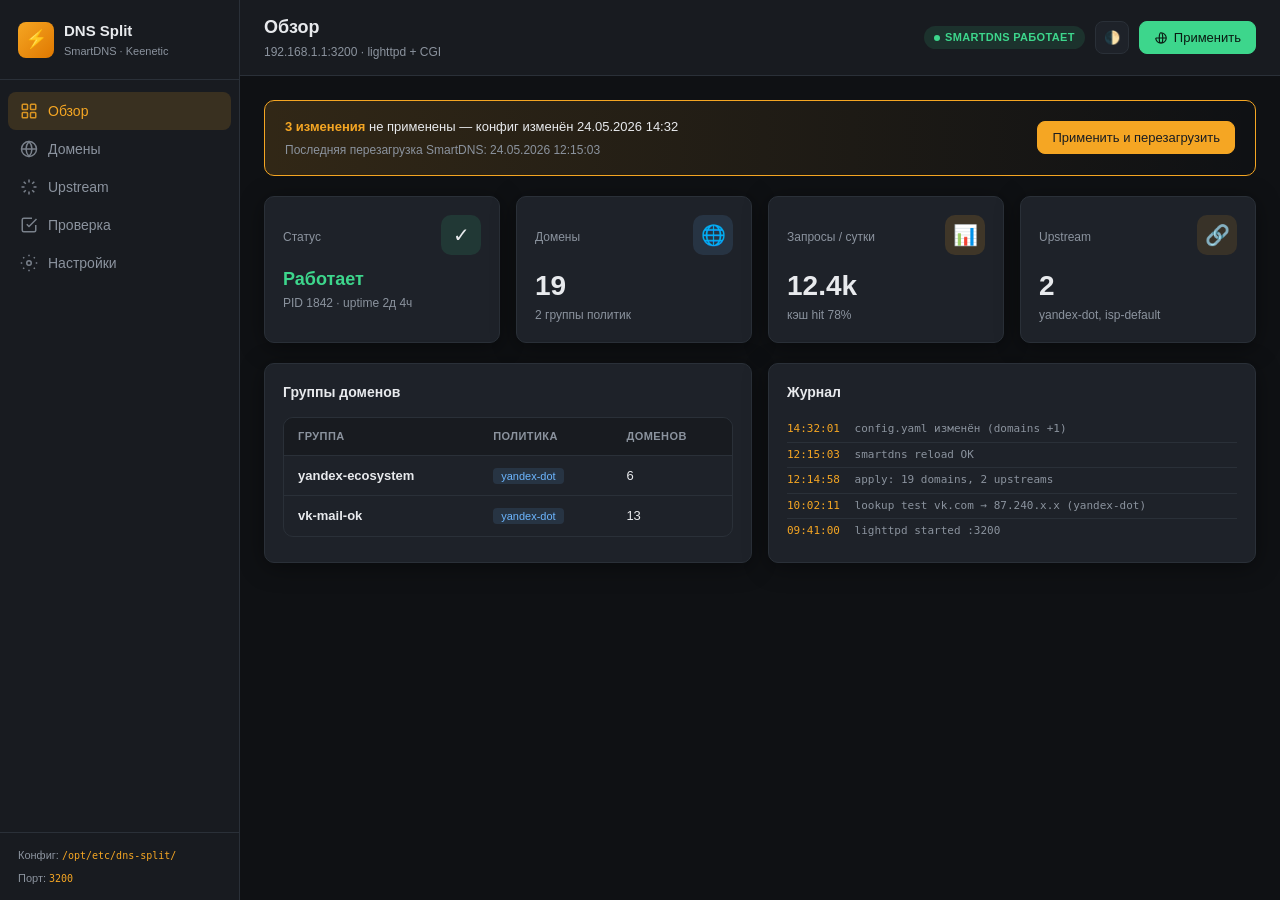
<file: docs-ui-mockup-reference.html>
<!DOCTYPE html>
<html lang="ru" data-theme="dark">
<head>
  <meta charset="UTF-8">
  <meta name="viewport" content="width=device-width, initial-scale=1.0">
  <title>DNS Split — Keenetic</title>
  <style>
    :root {
      --accent: #f5a623;
      --accent-dim: rgba(245, 166, 35, 0.15);
      --bg: #0f1114;
      --bg-elevated: #181b20;
      --bg-card: #1e2229;
      --border: #2a3038;
      --text: #e8eaed;
      --text-muted: #8b939e;
      --success: #3dd68c;
      --success-bg: rgba(61, 214, 140, 0.12);
      --danger: #f07178;
      --danger-bg: rgba(240, 113, 120, 0.12);
      --warning: #f5a623;
      --warning-bg: rgba(245, 166, 35, 0.12);
      --info: #6cb6ff;
      --info-bg: rgba(108, 182, 255, 0.12);
      --shadow: 0 4px 24px rgba(0,0,0,0.4);
      --radius: 10px;
      --font: -apple-system, BlinkMacSystemFont, "Segoe UI", Roboto, "Helvetica Neue", Arial, sans-serif;
      --mono: "SF Mono", "Fira Code", "Cascadia Code", Consolas, monospace;
    }
    [data-theme="light"] {
      --bg: #f4f5f7;
      --bg-elevated: #ffffff;
      --bg-card: #ffffff;
      --border: #dde1e6;
      --text: #1a1d21;
      --text-muted: #5c6570;
      --shadow: 0 4px 20px rgba(0,0,0,0.08);
      --success-bg: rgba(34, 160, 107, 0.1);
      --danger-bg: rgba(220, 53, 69, 0.1);
      --warning-bg: rgba(245, 166, 35, 0.12);
      --info-bg: rgba(13, 110, 253, 0.08);
    }
    * { box-sizing: border-box; margin: 0; padding: 0; }
    body {
      font-family: var(--font);
      background: var(--bg);
      color: var(--text);
      min-height: 100vh;
      line-height: 1.5;
    }
    .app { display: flex; min-height: 100vh; }
    .sidebar {
      width: 240px;
      background: var(--bg-elevated);
      border-right: 1px solid var(--border);
      display: flex;
      flex-direction: column;
      flex-shrink: 0;
    }
    .logo {
      padding: 20px 18px;
      border-bottom: 1px solid var(--border);
      display: flex;
      align-items: center;
      gap: 10px;
    }
    .logo-icon {
      width: 36px; height: 36px;
      background: linear-gradient(135deg, var(--accent), #e07800);
      border-radius: 8px;
      display: flex;
      align-items: center;
      justify-content: center;
      font-size: 18px;
    }
    .logo h1 { font-size: 15px; font-weight: 600; }
    .logo span { font-size: 11px; color: var(--text-muted); display: block; }
    .nav { padding: 12px 8px; flex: 1; }
    .nav-item {
      display: flex;
      align-items: center;
      gap: 10px;
      padding: 10px 12px;
      border-radius: 8px;
      cursor: pointer;
      color: var(--text-muted);
      font-size: 14px;
      border: none;
      background: none;
      width: 100%;
      text-align: left;
      transition: all 0.15s;
    }
    .nav-item:hover { background: var(--accent-dim); color: var(--text); }
    .nav-item.active { background: var(--accent-dim); color: var(--accent); font-weight: 500; }
    .nav-item svg { width: 18px; height: 18px; flex-shrink: 0; opacity: 0.85; }
    .sidebar-footer {
      padding: 14px 18px;
      border-top: 1px solid var(--border);
      font-size: 11px;
      color: var(--text-muted);
    }
    .sidebar-footer code { font-family: var(--mono); font-size: 10px; color: var(--accent); }
    .main { flex: 1; display: flex; flex-direction: column; min-width: 0; }
    .topbar {
      display: flex;
      align-items: center;
      justify-content: space-between;
      padding: 14px 24px;
      background: var(--bg-elevated);
      border-bottom: 1px solid var(--border);
      gap: 16px;
    }
    .topbar-left h2 { font-size: 18px; font-weight: 600; }
    .topbar-left p { font-size: 12px; color: var(--text-muted); margin-top: 2px; }
    .topbar-actions { display: flex; align-items: center; gap: 10px; }
    .content { padding: 24px; flex: 1; overflow-y: auto; }
    .panel { display: none; animation: fadeIn 0.2s ease; }
    .panel.active { display: block; }
    @keyframes fadeIn { from { opacity: 0; transform: translateY(4px); } to { opacity: 1; transform: none; } }

    .btn {
      display: inline-flex;
      align-items: center;
      gap: 6px;
      padding: 8px 14px;
      border-radius: 8px;
      font-size: 13px;
      font-weight: 500;
      cursor: pointer;
      border: 1px solid var(--border);
      background: var(--bg-card);
      color: var(--text);
      transition: all 0.15s;
    }
    .btn:hover { border-color: var(--text-muted); }
    .btn-primary { background: var(--accent); border-color: var(--accent); color: #1a1d21; }
    .btn-primary:hover { filter: brightness(1.08); }
    .btn-success { background: var(--success); border-color: var(--success); color: #0a1a12; }
    .btn-ghost { background: transparent; }
    .btn-sm { padding: 5px 10px; font-size: 12px; }
    .btn-icon { padding: 8px; }

    .badge {
      display: inline-flex;
      align-items: center;
      gap: 5px;
      padding: 3px 10px;
      border-radius: 20px;
      font-size: 11px;
      font-weight: 600;
      text-transform: uppercase;
      letter-spacing: 0.03em;
    }
    .badge-running { background: var(--success-bg); color: var(--success); }
    .badge-stopped { background: var(--danger-bg); color: var(--danger); }
    .badge-dot::before {
      content: "";
      width: 6px; height: 6px;
      border-radius: 50%;
      background: currentColor;
    }
    .badge-running.badge-dot::before { animation: pulse 2s infinite; }
    @keyframes pulse { 0%,100% { opacity: 1; } 50% { opacity: 0.4; } }
    .badge-policy { background: var(--info-bg); color: var(--info); font-size: 11px; text-transform: none; letter-spacing: 0; font-weight: 500; padding: 2px 8px; border-radius: 4px; }

    .grid { display: grid; gap: 16px; }
    .grid-4 { grid-template-columns: repeat(4, 1fr); }
    .grid-3 { grid-template-columns: repeat(3, 1fr); }
    .grid-2 { grid-template-columns: repeat(2, 1fr); }
    @media (max-width: 1100px) { .grid-4 { grid-template-columns: repeat(2, 1fr); } }
    @media (max-width: 700px) { .grid-4, .grid-3, .grid-2 { grid-template-columns: 1fr; } .sidebar { display: none; } }

    .card {
      background: var(--bg-card);
      border: 1px solid var(--border);
      border-radius: var(--radius);
      padding: 18px;
      box-shadow: var(--shadow);
    }
    .card-header {
      display: flex;
      align-items: center;
      justify-content: space-between;
      margin-bottom: 14px;
    }
    .card-header h3 { font-size: 14px; font-weight: 600; }
    .stat-value { font-size: 28px; font-weight: 700; line-height: 1.2; }
    .stat-label { font-size: 12px; color: var(--text-muted); margin-top: 4px; }
    .stat-icon {
      width: 40px; height: 40px;
      border-radius: 10px;
      display: flex;
      align-items: center;
      justify-content: center;
      font-size: 20px;
    }

    .table-wrap { overflow-x: auto; border-radius: var(--radius); border: 1px solid var(--border); }
    table { width: 100%; border-collapse: collapse; font-size: 13px; }
    th, td { padding: 10px 14px; text-align: left; border-bottom: 1px solid var(--border); }
    th { background: var(--bg-elevated); color: var(--text-muted); font-weight: 600; font-size: 11px; text-transform: uppercase; letter-spacing: 0.04em; }
    tr:last-child td { border-bottom: none; }
    tr:hover td { background: var(--accent-dim); }
    td code { font-family: var(--mono); font-size: 12px; color: var(--info); }
    .row-actions { display: flex; gap: 4px; }

    .toolbar {
      display: flex;
      flex-wrap: wrap;
      gap: 10px;
      align-items: center;
      margin-bottom: 16px;
    }
    .search-box {
      flex: 1;
      min-width: 200px;
      position: relative;
    }
    .search-box input {
      width: 100%;
      padding: 8px 12px 8px 36px;
      border: 1px solid var(--border);
      border-radius: 8px;
      background: var(--bg-elevated);
      color: var(--text);
      font-size: 13px;
    }
    .search-box input:focus { outline: none; border-color: var(--accent); }
    .search-box svg { position: absolute; left: 11px; top: 50%; transform: translateY(-50%); width: 16px; height: 16px; color: var(--text-muted); }

    .form-group { margin-bottom: 14px; }
    .form-group label { display: block; font-size: 12px; font-weight: 500; color: var(--text-muted); margin-bottom: 5px; }
    .form-group input, .form-group select, .form-group textarea {
      width: 100%;
      padding: 9px 12px;
      border: 1px solid var(--border);
      border-radius: 8px;
      background: var(--bg-elevated);
      color: var(--text);
      font-size: 13px;
      font-family: inherit;
    }
    .form-group textarea { min-height: 100px; font-family: var(--mono); font-size: 12px; resize: vertical; }
    .form-row { display: grid; grid-template-columns: 1fr 1fr; gap: 12px; }
    .hint { font-size: 11px; color: var(--text-muted); margin-top: 4px; }

    .test-result {
      margin-top: 16px;
      padding: 16px;
      background: var(--bg-elevated);
      border: 1px solid var(--border);
      border-radius: var(--radius);
      font-family: var(--mono);
      font-size: 12px;
      line-height: 1.7;
      white-space: pre-wrap;
    }
    .test-result .ok { color: var(--success); }
    .test-result .meta { color: var(--text-muted); }

    .modal-overlay {
      display: none;
      position: fixed;
      inset: 0;
      background: rgba(0,0,0,0.55);
      z-index: 100;
      align-items: center;
      justify-content: center;
      padding: 20px;
    }
    .modal-overlay.open { display: flex; }
    .modal {
      background: var(--bg-card);
      border: 1px solid var(--border);
      border-radius: 12px;
      width: 100%;
      max-width: 480px;
      max-height: 90vh;
      overflow-y: auto;
      box-shadow: var(--shadow);
    }
    .modal-header {
      display: flex;
      align-items: center;
      justify-content: space-between;
      padding: 16px 18px;
      border-bottom: 1px solid var(--border);
    }
    .modal-header h3 { font-size: 16px; }
    .modal-body { padding: 18px; }
    .modal-footer {
      display: flex;
      justify-content: flex-end;
      gap: 8px;
      padding: 14px 18px;
      border-top: 1px solid var(--border);
    }

    .toast {
      position: fixed;
      bottom: 24px;
      right: 24px;
      padding: 12px 18px;
      background: var(--bg-card);
      border: 1px solid var(--success);
      border-radius: 8px;
      font-size: 13px;
      box-shadow: var(--shadow);
      display: none;
      z-index: 200;
      animation: slideUp 0.3s ease;
    }
    .toast.show { display: block; }
    @keyframes slideUp { from { transform: translateY(20px); opacity: 0; } }

    .apply-banner {
      background: linear-gradient(90deg, var(--accent-dim), transparent);
      border: 1px solid var(--accent);
      border-radius: var(--radius);
      padding: 16px 20px;
      display: flex;
      align-items: center;
      justify-content: space-between;
      gap: 16px;
      margin-bottom: 20px;
    }
    .apply-banner p { font-size: 13px; }
    .apply-banner strong { color: var(--accent); }

    .theme-toggle { cursor: pointer; }
    .split-layout { display: grid; grid-template-columns: 1fr 320px; gap: 16px; }
    @media (max-width: 900px) { .split-layout { grid-template-columns: 1fr; } }

    .log-line { font-family: var(--mono); font-size: 11px; color: var(--text-muted); padding: 4px 0; border-bottom: 1px solid var(--border); }
    .log-line:last-child { border: none; }
    .log-time { color: var(--accent); margin-right: 8px; }
  </style>
</head>
<body>
  <div class="app">
    <aside class="sidebar">
      <div class="logo">
        <div class="logo-icon">⚡</div>
        <div>
          <h1>DNS Split</h1>
          <span>SmartDNS · Keenetic</span>
        </div>
      </div>
      <nav class="nav">
        <button class="nav-item active" data-tab="dashboard">
          <svg viewBox="0 0 24 24" fill="none" stroke="currentColor" stroke-width="2"><rect x="3" y="3" width="7" height="7" rx="1"/><rect x="14" y="3" width="7" height="7" rx="1"/><rect x="3" y="14" width="7" height="7" rx="1"/><rect x="14" y="14" width="7" height="7" rx="1"/></svg>
          Обзор
        </button>
        <button class="nav-item" data-tab="domains">
          <svg viewBox="0 0 24 24" fill="none" stroke="currentColor" stroke-width="2"><circle cx="12" cy="12" r="10"/><path d="M2 12h20M12 2a15.3 15.3 0 0 1 4 10 15.3 15.3 0 0 1-4 10 15.3 15.3 0 0 1-4-10 15.3 15.3 0 0 1 4-10z"/></svg>
          Домены
        </button>
        <button class="nav-item" data-tab="upstreams">
          <svg viewBox="0 0 24 24" fill="none" stroke="currentColor" stroke-width="2"><path d="M12 2v4M12 18v4M4.93 4.93l2.83 2.83M16.24 16.24l2.83 2.83M2 12h4M18 12h4M4.93 19.07l2.83-2.83M16.24 7.76l2.83-2.83"/></svg>
          Upstream
        </button>
        <button class="nav-item" data-tab="test">
          <svg viewBox="0 0 24 24" fill="none" stroke="currentColor" stroke-width="2"><path d="M9 11l3 3L22 4"/><path d="M21 12v7a2 2 0 0 1-2 2H5a2 2 0 0 1-2-2V5a2 2 0 0 1 2-2h11"/></svg>
          Проверка
        </button>
        <button class="nav-item" data-tab="settings">
          <svg viewBox="0 0 24 24" fill="none" stroke="currentColor" stroke-width="2"><circle cx="12" cy="12" r="3"/><path d="M12 1v2M12 21v2M4.22 4.22l1.42 1.42M18.36 18.36l1.42 1.42M1 12h2M21 12h2M4.22 19.78l1.42-1.42M18.36 5.64l1.42-1.42"/></svg>
          Настройки
        </button>
      </nav>
      <div class="sidebar-footer">
        <div>Конфиг: <code>/opt/etc/dns-split/</code></div>
        <div style="margin-top:6px">Порт: <code>3200</code></div>
      </div>
    </aside>

    <div class="main">
      <header class="topbar">
        <div class="topbar-left">
          <h2 id="page-title">Обзор</h2>
          <p>192.168.1.1:3200 · lighttpd + CGI</p>
        </div>
        <div class="topbar-actions">
          <span class="badge badge-running badge-dot">SmartDNS работает</span>
          <button class="btn btn-icon theme-toggle" id="theme-btn" title="Тема">🌓</button>
          <button class="btn btn-success" id="apply-top">
            <svg width="14" height="14" viewBox="0 0 24 24" fill="none" stroke="currentColor" stroke-width="2"><path d="M21 12a9 9 0 0 1-9 9m9-9a9 9 0 0 0-9-9m9 9H3m9 9a9 9 0 0 1-9-9m9 9c1.66 0 3-4 3-9s-1.34-9-3-9m0 18c-1.66 0-3-4-3-9s1.34-9 3-9"/></svg>
            Применить
          </button>
        </div>
      </header>

      <div class="content">
        <!-- DASHBOARD -->
        <section class="panel active" id="panel-dashboard">
          <div class="apply-banner">
            <div>
              <p><strong>3 изменения</strong> не применены — конфиг изменён 24.05.2026 14:32</p>
              <p style="font-size:12px;color:var(--text-muted);margin-top:4px">Последняя перезагрузка SmartDNS: 24.05.2026 12:15:03</p>
            </div>
            <button class="btn btn-primary" onclick="showToast('Конфиг применён, SmartDNS перезагружен')">Применить и перезагрузить</button>
          </div>

          <div class="grid grid-4" style="margin-bottom:20px">
            <div class="card">
              <div class="card-header">
                <span class="stat-label">Статус</span>
                <span class="stat-icon" style="background:var(--success-bg)">✓</span>
              </div>
              <div class="stat-value" style="font-size:18px;color:var(--success)">Работает</div>
              <div class="stat-label">PID 1842 · uptime 2д 4ч</div>
            </div>
            <div class="card">
              <div class="card-header">
                <span class="stat-label">Домены</span>
                <span class="stat-icon" style="background:var(--info-bg)">🌐</span>
              </div>
              <div class="stat-value">19</div>
              <div class="stat-label">2 группы политик</div>
            </div>
            <div class="card">
              <div class="card-header">
                <span class="stat-label">Запросы / сутки</span>
                <span class="stat-icon" style="background:var(--accent-dim)">📊</span>
              </div>
              <div class="stat-value">12.4k</div>
              <div class="stat-label">кэш hit 78%</div>
            </div>
            <div class="card">
              <div class="card-header">
                <span class="stat-label">Upstream</span>
                <span class="stat-icon" style="background:var(--warning-bg)">🔗</span>
              </div>
              <div class="stat-value">2</div>
              <div class="stat-label">yandex-dot, isp-default</div>
            </div>
          </div>

          <div class="grid grid-2">
            <div class="card">
              <div class="card-header"><h3>Группы доменов</h3></div>
              <div class="table-wrap">
                <table>
                  <thead><tr><th>Группа</th><th>Политика</th><th>Доменов</th></tr></thead>
                  <tbody>
                    <tr><td><strong>yandex-ecosystem</strong></td><td><span class="badge-policy">yandex-dot</span></td><td>6</td></tr>
                    <tr><td><strong>vk-mail-ok</strong></td><td><span class="badge-policy">yandex-dot</span></td><td>13</td></tr>
                  </tbody>
                </table>
              </div>
            </div>
            <div class="card">
              <div class="card-header"><h3>Журнал</h3></div>
              <div class="log-line"><span class="log-time">14:32:01</span> config.yaml изменён (domains +1)</div>
              <div class="log-line"><span class="log-time">12:15:03</span> smartdns reload OK</div>
              <div class="log-line"><span class="log-time">12:14:58</span> apply: 19 domains, 2 upstreams</div>
              <div class="log-line"><span class="log-time">10:02:11</span> lookup test vk.com → 87.240.x.x (yandex-dot)</div>
              <div class="log-line"><span class="log-time">09:41:00</span> lighttpd started :3200</div>
            </div>
          </div>
        </section>

        <!-- DOMAINS -->
        <section class="panel" id="panel-domains">
          <div class="toolbar">
            <div class="search-box">
              <svg viewBox="0 0 24 24" fill="none" stroke="currentColor" stroke-width="2"><circle cx="11" cy="11" r="8"/><path d="m21 21-4.35-4.35"/></svg>
              <input type="search" placeholder="Поиск домена…" id="domain-search">
            </div>
            <button class="btn btn-primary" onclick="openModal('modal-domain')">+ Добавить домен</button>
            <button class="btn" onclick="openModal('modal-import')">Импорт</button>
            <button class="btn btn-ghost">Экспорт YAML</button>
          </div>

          <div class="split-layout">
            <div class="card" style="padding:0;overflow:hidden">
              <div class="table-wrap" style="border:none;border-radius:0">
                <table id="domains-table">
                  <thead>
                    <tr>
                      <th><input type="checkbox"></th>
                      <th>Домен</th>
                      <th>Группа</th>
                      <th>Политика</th>
                      <th></th>
                    </tr>
                  </thead>
                  <tbody></tbody>
                </table>
              </div>
            </div>
            <div class="card">
              <div class="card-header"><h3>Массовый импорт</h3></div>
              <div class="form-group">
                <label>Один домен на строку</label>
                <textarea readonly style="min-height:200px">yandex.ru
ya.ru
yandex.com
yandex.net
yastatic.net
yandex.st
mail.ru
mail.com
imgsmail.ru
mycdn.me
vk.com
vk.me
vkuservideo.net
vkuseraudio.net
userapi.com
vk-cdn.net
ok.ru
odnoklassniki.ru
okcdn.ru</textarea>
              </div>
              <button class="btn btn-primary" style="width:100%">Импортировать в группу</button>
              <p class="hint" style="margin-top:10px">Дубликаты пропускаются. Политика наследуется от группы.</p>
            </div>
          </div>
        </section>

        <!-- UPSTREAMS -->
        <section class="panel" id="panel-upstreams">
          <div class="toolbar">
            <button class="btn btn-primary" onclick="openModal('modal-upstream')">+ Профиль upstream</button>
          </div>
          <div class="card" style="padding:0;overflow:hidden">
            <div class="table-wrap" style="border:none">
              <table>
                <thead>
                  <tr>
                    <th>ID</th>
                    <th>Тип</th>
                    <th>Адрес</th>
                    <th>SNI / Host</th>
                    <th>Таймаут</th>
                    <th></th>
                  </tr>
                </thead>
                <tbody>
                  <tr>
                    <td><code>yandex-dot</code></td>
                    <td>DoT</td>
                    <td><code>77.88.8.8:853</code></td>
                    <td><code>common.dot.dns.yandex.net</code></td>
                    <td>5 с</td>
                    <td class="row-actions">
                      <button class="btn btn-sm btn-ghost" onclick="openModal('modal-upstream')">✎</button>
                    </td>
                  </tr>
                  <tr>
                    <td><code>isp-default</code></td>
                    <td>UDP</td>
                    <td><code>192.168.1.1:53</code></td>
                    <td>—</td>
                    <td>3 с</td>
                    <td class="row-actions">
                      <button class="btn btn-sm btn-ghost" onclick="openModal('modal-upstream')">✎</button>
                    </td>
                  </tr>
                </tbody>
              </table>
            </div>
          </div>
          <div class="card" style="margin-top:16px">
            <div class="card-header"><h3>yandex-dot — детали</h3></div>
            <div class="form-row">
              <div class="form-group">
                <label>Протокол</label>
                <input value="DNS over TLS (DoT)" readonly>
              </div>
              <div class="form-group">
                <label>Bootstrap</label>
                <input value="77.88.8.8" readonly>
              </div>
            </div>
            <div class="form-group">
              <label>SNI (Server Name Indication)</label>
              <input value="common.dot.dns.yandex.net" readonly>
            </div>
            <p class="hint">Используется для доменов Yandex, VK, Mail.ru, OK в split-DNS политике.</p>
          </div>
        </section>

        <!-- TEST -->
        <section class="panel" id="panel-test">
          <div class="card">
            <div class="card-header"><h3>Проверка DNS-запроса</h3></div>
            <div class="toolbar" style="margin-bottom:0">
              <div class="form-group" style="flex:1;margin:0">
                <input type="text" id="test-domain" value="vk.com" placeholder="example.com">
              </div>
              <select id="test-type" style="padding:9px 12px;border:1px solid var(--border);border-radius:8px;background:var(--bg-elevated);color:var(--text)">
                <option>A</option>
                <option>AAAA</option>
                <option>HTTPS</option>
              </select>
              <button class="btn btn-primary" id="run-test">Выполнить</button>
            </div>
            <div class="test-result" id="test-output" style="display:none"></div>
            <div class="test-result" id="test-placeholder">
<span class="meta"># Нажмите «Выполнить» для тестового запроса через SmartDNS
# Маршрутизация определяется политикой split-DNS</span>
            </div>
          </div>
          <div class="grid grid-3" style="margin-top:16px">
            <div class="card">
              <div class="stat-label">Быстрые тесты</div>
              <div style="margin-top:10px;display:flex;flex-wrap:wrap;gap:6px">
                <button class="btn btn-sm" onclick="quickTest('yandex.ru')">yandex.ru</button>
                <button class="btn btn-sm" onclick="quickTest('vk.com')">vk.com</button>
                <button class="btn btn-sm" onclick="quickTest('google.com')">google.com</button>
              </div>
            </div>
            <div class="card">
              <div class="stat-label">Ожидаемый upstream</div>
              <div style="margin-top:8px;font-size:14px"><code>yandex-dot</code> для vk.com</div>
            </div>
            <div class="card">
              <div class="stat-label">Время ответа</div>
              <div class="stat-value" style="font-size:20px" id="test-latency">—</div>
            </div>
          </div>
        </section>

        <!-- SETTINGS -->
        <section class="panel" id="panel-settings">
          <div class="apply-banner">
            <div>
              <p><strong>Применить конфигурацию</strong> — записать YAML и перезагрузить SmartDNS</p>
              <p style="font-size:12px;color:var(--text-muted);margin-top:4px">Без применения изменения действуют только в редакторе</p>
            </div>
            <button class="btn btn-primary btn-lg" style="padding:12px 24px;font-size:14px" onclick="showToast('Конфиг применён, SmartDNS перезагружен')">
              ⚡ Применить конфигурацию
            </button>
          </div>

          <div class="grid grid-2">
            <div class="card">
              <div class="card-header"><h3>Сеть и доступ</h3></div>
              <div class="form-group">
                <label>Привязка (listen)</label>
                <input value="192.168.1.1:3200" readonly>
              </div>
              <div class="form-group">
                <label>LAN-интерфейс</label>
                <select><option>br0 (Home)</option><option>br1 (Guest)</option></select>
              </div>
              <div class="form-group">
                <label>Токен API / CGI</label>
                <input type="password" value="••••••••••••••••">
                <p class="hint">Заголовок X-DNS-Split-Token для CGI-запросов</p>
              </div>
            </div>
            <div class="card">
              <div class="card-header"><h3>SmartDNS</h3></div>
              <div class="form-group">
                <label>Путь конфигурации</label>
                <input value="/opt/etc/dns-split/config.yaml" readonly>
              </div>
              <div class="form-group">
                <label>Кэш (TTL max)</label>
                <input type="number" value="3600">
              </div>
              <div class="form-group">
                <label>
                  <input type="checkbox" checked> Логировать запросы в syslog
                </label>
              </div>
              <button class="btn" style="margin-top:8px">Перезапустить SmartDNS</button>
            </div>
          </div>

          <div class="card" style="margin-top:16px">
            <div class="card-header"><h3>Резервная копия</h3></div>
            <div class="toolbar" style="margin:0">
              <button class="btn">Скачать config.yaml</button>
              <button class="btn">Восстановить из файла</button>
              <button class="btn btn-ghost" style="color:var(--danger)">Сбросить к умолчанию</button>
            </div>
          </div>
        </section>
      </div>
    </div>
  </div>

  <!-- Modal: Domain -->
  <div class="modal-overlay" id="modal-domain">
    <div class="modal">
      <div class="modal-header">
        <h3>Добавить домен</h3>
        <button class="btn btn-icon btn-ghost" onclick="closeModal('modal-domain')">✕</button>
      </div>
      <div class="modal-body">
        <div class="form-group">
          <label>Домен</label>
          <input placeholder="example.ru">
        </div>
        <div class="form-group">
          <label>Группа</label>
          <select>
            <option>yandex-ecosystem</option>
            <option>vk-mail-ok</option>
            <option selected>vk-mail-ok</option>
          </select>
        </div>
        <div class="form-group">
          <label>Политика (upstream)</label>
          <select>
            <option>yandex-dot</option>
            <option>isp-default</option>
          </select>
        </div>
      </div>
      <div class="modal-footer">
        <button class="btn btn-ghost" onclick="closeModal('modal-domain')">Отмена</button>
        <button class="btn btn-primary" onclick="closeModal('modal-domain');showToast('Домен добавлен (не применён)')">Сохранить</button>
      </div>
    </div>
  </div>

  <!-- Modal: Import -->
  <div class="modal-overlay" id="modal-import">
    <div class="modal">
      <div class="modal-header">
        <h3>Импорт доменов</h3>
        <button class="btn btn-icon btn-ghost" onclick="closeModal('modal-import')">✕</button>
      </div>
      <div class="modal-body">
        <div class="form-group">
          <label>Группа назначения</label>
          <select><option>vk-mail-ok</option><option>yandex-ecosystem</option></select>
        </div>
        <div class="form-group">
          <label>Список доменов</label>
          <textarea placeholder="domain1.ru&#10;domain2.com"></textarea>
        </div>
      </div>
      <div class="modal-footer">
        <button class="btn btn-ghost" onclick="closeModal('modal-import')">Отмена</button>
        <button class="btn btn-primary" onclick="closeModal('modal-import');showToast('Импортировано 5 доменов')">Импорт</button>
      </div>
    </div>
  </div>

  <!-- Modal: Upstream -->
  <div class="modal-overlay" id="modal-upstream">
    <div class="modal">
      <div class="modal-header">
        <h3>Профиль upstream</h3>
        <button class="btn btn-icon btn-ghost" onclick="closeModal('modal-upstream')">✕</button>
      </div>
      <div class="modal-body">
        <div class="form-group">
          <label>ID профиля</label>
          <input value="yandex-dot">
        </div>
        <div class="form-row">
          <div class="form-group">
            <label>Тип</label>
            <select><option selected>DoT</option><option>DoH</option><option>UDP</option></select>
          </div>
          <div class="form-group">
            <label>Порт</label>
            <input value="853">
          </div>
        </div>
        <div class="form-group">
          <label>Адрес</label>
          <input value="77.88.8.8">
        </div>
        <div class="form-group">
          <label>SNI</label>
          <input value="common.dot.dns.yandex.net">
        </div>
      </div>
      <div class="modal-footer">
        <button class="btn btn-ghost" onclick="closeModal('modal-upstream')">Отмена</button>
        <button class="btn btn-primary" onclick="closeModal('modal-upstream');showToast('Профиль сохранён')">Сохранить</button>
      </div>
    </div>
  </div>

  <div class="toast" id="toast">✓ Готово</div>

  <script>
    const DOMAINS = [
      { d: 'yandex.ru', g: 'yandex-ecosystem', p: 'yandex-dot' },
      { d: 'ya.ru', g: 'yandex-ecosystem', p: 'yandex-dot' },
      { d: 'yandex.com', g: 'yandex-ecosystem', p: 'yandex-dot' },
      { d: 'yandex.net', g: 'yandex-ecosystem', p: 'yandex-dot' },
      { d: 'yastatic.net', g: 'yandex-ecosystem', p: 'yandex-dot' },
      { d: 'yandex.st', g: 'yandex-ecosystem', p: 'yandex-dot' },
      { d: 'mail.ru', g: 'vk-mail-ok', p: 'yandex-dot' },
      { d: 'mail.com', g: 'vk-mail-ok', p: 'yandex-dot' },
      { d: 'imgsmail.ru', g: 'vk-mail-ok', p: 'yandex-dot' },
      { d: 'mycdn.me', g: 'vk-mail-ok', p: 'yandex-dot' },
      { d: 'vk.com', g: 'vk-mail-ok', p: 'yandex-dot' },
      { d: 'vk.me', g: 'vk-mail-ok', p: 'yandex-dot' },
      { d: 'vkuservideo.net', g: 'vk-mail-ok', p: 'yandex-dot' },
      { d: 'vkuseraudio.net', g: 'vk-mail-ok', p: 'yandex-dot' },
      { d: 'userapi.com', g: 'vk-mail-ok', p: 'yandex-dot' },
      { d: 'vk-cdn.net', g: 'vk-mail-ok', p: 'yandex-dot' },
      { d: 'ok.ru', g: 'vk-mail-ok', p: 'yandex-dot' },
      { d: 'odnoklassniki.ru', g: 'vk-mail-ok', p: 'yandex-dot' },
      { d: 'okcdn.ru', g: 'vk-mail-ok', p: 'yandex-dot' },
    ];

    const TITLES = {
      dashboard: 'Обзор',
      domains: 'Домены',
      upstreams: 'Upstream-профили',
      test: 'Проверка DNS',
      settings: 'Настройки',
    };

    function renderDomains(filter = '') {
      const tbody = document.querySelector('#domains-table tbody');
      const q = filter.toLowerCase();
      tbody.innerHTML = DOMAINS
        .filter(x => !q || x.d.includes(q))
        .map(x => `<tr>
          <td><input type="checkbox"></td>
          <td><code>${x.d}</code></td>
          <td>${x.g}</td>
          <td><span class="badge-policy">${x.p}</span></td>
          <td class="row-actions">
            <button class="btn btn-sm btn-ghost">✎</button>
            <button class="btn btn-sm btn-ghost">🗑</button>
          </td>
        </tr>`).join('');
    }

    document.querySelectorAll('.nav-item').forEach(btn => {
      btn.addEventListener('click', () => {
        const tab = btn.dataset.tab;
        document.querySelectorAll('.nav-item').forEach(b => b.classList.remove('active'));
        document.querySelectorAll('.panel').forEach(p => p.classList.remove('active'));
        btn.classList.add('active');
        document.getElementById('panel-' + tab).classList.add('active');
        document.getElementById('page-title').textContent = TITLES[tab];
      });
    });

    document.getElementById('domain-search')?.addEventListener('input', e => renderDomains(e.target.value));
    document.getElementById('theme-btn').addEventListener('click', () => {
      const html = document.documentElement;
      html.dataset.theme = html.dataset.theme === 'dark' ? 'light' : 'dark';
    });

    document.getElementById('apply-top').addEventListener('click', () => showToast('Конфиг применён, SmartDNS перезагружен'));

    function openModal(id) { document.getElementById(id).classList.add('open'); }
    function closeModal(id) { document.getElementById(id).classList.remove('open'); }
    document.querySelectorAll('.modal-overlay').forEach(el => {
      el.addEventListener('click', e => { if (e.target === el) el.classList.remove('open'); });
    });

    function showToast(msg) {
      const t = document.getElementById('toast');
      t.textContent = '✓ ' + msg;
      t.classList.add('show');
      setTimeout(() => t.classList.remove('show'), 2800);
    }

    const TEST_DATA = {
      'vk.com': { ip: '87.240.190.78', upstream: 'yandex-dot', ms: 24 },
      'yandex.ru': { ip: '5.255.255.5', upstream: 'yandex-dot', ms: 18 },
      'google.com': { ip: '142.250.185.78', upstream: 'isp-default', ms: 31 },
    };

    function runTest() {
      const domain = document.getElementById('test-domain').value.trim() || 'vk.com';
      const type = document.getElementById('test-type').value;
      const data = TEST_DATA[domain] || { ip: '93.186.225.10', upstream: 'yandex-dot', ms: 42 };
      document.getElementById('test-placeholder').style.display = 'none';
      const out = document.getElementById('test-output');
      out.style.display = 'block';
      out.innerHTML = `<span class="ok">;; STATUS: NOERROR</span>
<span class="meta">;; QUERY: ${domain} IN ${type}</span>
<span class="meta">;; UPSTREAM: ${data.upstream} (DoT 77.88.8.8)</span>
<span class="meta">;; POLICY: split-dns / group matched</span>

${domain}.    300    IN    ${type}    ${data.ip}

<span class="ok">;; Query time: ${data.ms} msec</span>
<span class="meta">;; SERVER: 127.0.0.1#6053 (SmartDNS)</span>`;
      document.getElementById('test-latency').textContent = data.ms + ' ms';
    }

    function quickTest(d) {
      document.getElementById('test-domain').value = d;
      runTest();
    }

    document.getElementById('run-test').addEventListener('click', runTest);
    renderDomains();
  </script>
</body>
</html>
</file>
